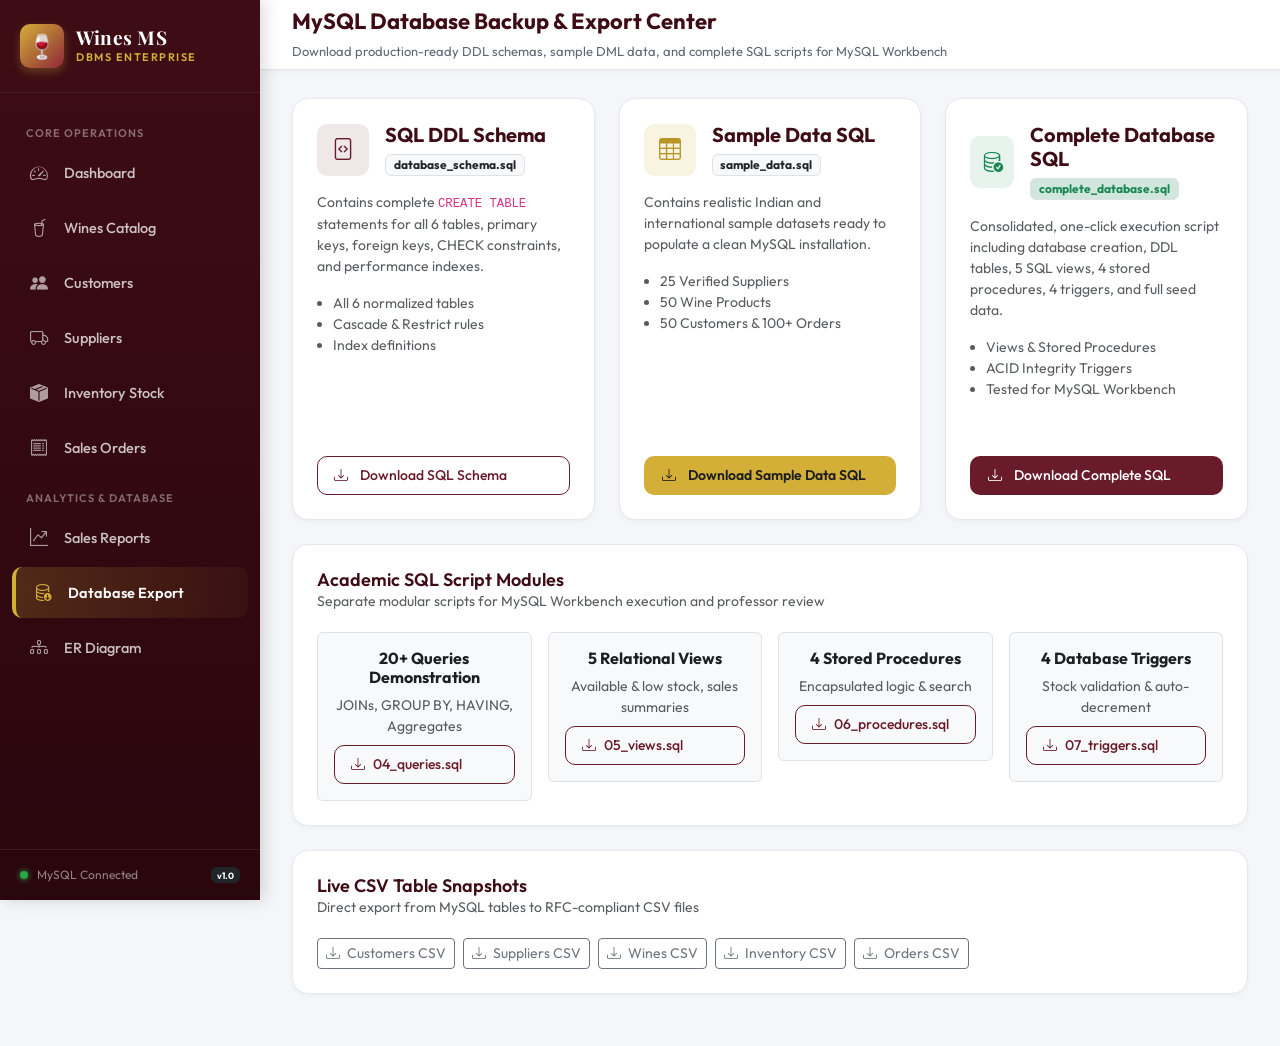
<file: WINES_MANAGEMENT_SYSTEM/frontend/export.html>
<!DOCTYPE html>
<html lang="en">
<head>
    <meta charset="UTF-8">
    <meta name="viewport" content="width=device-width, initial-scale=1.0">
    <title>Database Export - Wines Management System</title>
    <!-- Bootstrap 5 CSS -->
    <link href="https://cdn.jsdelivr.net/npm/bootstrap@5.3.3/dist/css/bootstrap.min.css" rel="stylesheet">
    <!-- Bootstrap Icons -->
    <link href="https://cdn.jsdelivr.net/npm/bootstrap-icons@1.11.3/font/bootstrap-icons.min.css" rel="stylesheet">
    <!-- Custom CSS -->
    <link rel="stylesheet" href="css/style.css">
</head>
<body>

    <!-- Sidebar Navigation -->
    <nav class="sidebar" id="sidebar">
        <a href="index.html" class="sidebar-brand">
            <div class="brand-icon">🍷</div>
            <div>
                <div class="brand-title">Wines MS</div>
                <div class="brand-subtitle">DBMS Enterprise</div>
            </div>
        </a>

        <ul class="sidebar-nav">
            <li class="nav-label">Core Operations</li>
            <li class="nav-item">
                <a href="index.html" class="nav-link">
                    <i class="bi bi-speedometer2"></i> Dashboard
                </a>
            </li>
            <li class="nav-item">
                <a href="wines.html" class="nav-link">
                    <i class="bi bi-cup-straw"></i> Wines Catalog
                </a>
            </li>
            <li class="nav-item">
                <a href="customers.html" class="nav-link">
                    <i class="bi bi-people-fill"></i> Customers
                </a>
            </li>
            <li class="nav-item">
                <a href="suppliers.html" class="nav-link">
                    <i class="bi bi-truck"></i> Suppliers
                </a>
            </li>
            <li class="nav-item">
                <a href="inventory.html" class="nav-link">
                    <i class="bi bi-box-seam-fill"></i> Inventory Stock
                </a>
            </li>
            <li class="nav-item">
                <a href="orders.html" class="nav-link">
                    <i class="bi bi-receipt"></i> Sales Orders
                </a>
            </li>

            <li class="nav-label">Analytics & Database</li>
            <li class="nav-item">
                <a href="reports.html" class="nav-link">
                    <i class="bi bi-graph-up-arrow"></i> Sales Reports
                </a>
            </li>
            <li class="nav-item">
                <a href="export.html" class="nav-link active">
                    <i class="bi bi-database-down"></i> Database Export
                </a>
            </li>
            <li class="nav-item">
                <a href="erd.html" class="nav-link">
                    <i class="bi bi-diagram-3"></i> ER Diagram
                </a>
            </li>
        </ul>

        <div class="sidebar-footer">
            <div>
                <span class="status-indicator"></span>
                <span>MySQL Connected</span>
            </div>
            <span class="badge bg-dark">v1.0</span>
        </div>
    </nav>

    <!-- Main Wrapper -->
    <div class="main-wrapper">
        <header class="top-navbar">
            <div class="d-flex align-items-center gap-3">
                <button class="mobile-nav-toggle" id="mobileNavToggle">
                    <i class="bi bi-list"></i>
                </button>
                <div class="page-title-area">
                    <h1>MySQL Database Backup & Export Center</h1>
                    <p>Download production-ready DDL schemas, sample DML data, and complete SQL scripts for MySQL Workbench</p>
                </div>
            </div>
        </header>

        <main class="content-body">
            <!-- SQL Export Cards -->
            <div class="row g-4 mb-4">
                
                <!-- 1. DDL Schema -->
                <div class="col-lg-4">
                    <div class="card-custom h-100 d-flex flex-column justify-content-between">
                        <div>
                            <div class="d-flex align-items-center gap-3 mb-3">
                                <div class="metric-icon-box icon-wine">
                                    <i class="bi bi-file-code"></i>
                                </div>
                                <div>
                                    <h5 class="fw-bold mb-1" style="color: var(--wine-dark);">SQL DDL Schema</h5>
                                    <span class="badge bg-light text-dark border">database_schema.sql</span>
                                </div>
                            </div>
                            <p class="text-muted small">
                                Contains complete <code>CREATE TABLE</code> statements for all 6 tables, primary keys, foreign keys, CHECK constraints, and performance indexes.
                            </p>
                            <ul class="small text-muted ps-3">
                                <li>All 6 normalized tables</li>
                                <li>Cascade & Restrict rules</li>
                                <li>Index definitions</li>
                            </ul>
                        </div>
                        <a href="/api/export/schema" class="btn btn-outline-wine w-100 mt-3">
                            <i class="bi bi-download me-1"></i> Download SQL Schema
                        </a>
                    </div>
                </div>

                <!-- 2. Sample Data SQL -->
                <div class="col-lg-4">
                    <div class="card-custom h-100 d-flex flex-column justify-content-between">
                        <div>
                            <div class="d-flex align-items-center gap-3 mb-3">
                                <div class="metric-icon-box icon-gold">
                                    <i class="bi bi-table"></i>
                                </div>
                                <div>
                                    <h5 class="fw-bold mb-1" style="color: var(--wine-dark);">Sample Data SQL</h5>
                                    <span class="badge bg-light text-dark border">sample_data.sql</span>
                                </div>
                            </div>
                            <p class="text-muted small">
                                Contains realistic Indian and international sample datasets ready to populate a clean MySQL installation.
                            </p>
                            <ul class="small text-muted ps-3">
                                <li>25 Verified Suppliers</li>
                                <li>50 Wine Products</li>
                                <li>50 Customers & 100+ Orders</li>
                            </ul>
                        </div>
                        <a href="/api/export/sample-data" class="btn btn-gold w-100 mt-3">
                            <i class="bi bi-download me-1"></i> Download Sample Data SQL
                        </a>
                    </div>
                </div>

                <!-- 3. Complete Database SQL -->
                <div class="col-lg-4">
                    <div class="card-custom h-100 d-flex flex-column justify-content-between">
                        <div>
                            <div class="d-flex align-items-center gap-3 mb-3">
                                <div class="metric-icon-box icon-success">
                                    <i class="bi bi-database-check"></i>
                                </div>
                                <div>
                                    <h5 class="fw-bold mb-1" style="color: var(--wine-dark);">Complete Database SQL</h5>
                                    <span class="badge bg-success-subtle text-success border">complete_database.sql</span>
                                </div>
                            </div>
                            <p class="text-muted small">
                                Consolidated, one-click execution script including database creation, DDL tables, 5 SQL views, 4 stored procedures, 4 triggers, and full seed data.
                            </p>
                            <ul class="small text-muted ps-3">
                                <li>Views & Stored Procedures</li>
                                <li>ACID Integrity Triggers</li>
                                <li>Tested for MySQL Workbench</li>
                            </ul>
                        </div>
                        <a href="/api/export/complete" class="btn btn-wine w-100 mt-3">
                            <i class="bi bi-download me-1"></i> Download Complete SQL
                        </a>
                    </div>
                </div>

            </div>

            <!-- Additional SQL Scripts & Queries for Academic Evaluation -->
            <div class="card-custom">
                <div class="card-header-flex">
                    <div>
                        <h3>Academic SQL Script Modules</h3>
                        <p class="text-muted small mb-0">Separate modular scripts for MySQL Workbench execution and professor review</p>
                    </div>
                </div>
                <div class="row g-3">
                    <div class="col-md-3">
                        <div class="p-3 border rounded bg-light text-center">
                            <h6 class="fw-bold">20+ Queries Demonstration</h6>
                            <p class="small text-muted mb-2">JOINs, GROUP BY, HAVING, Aggregates</p>
                            <a href="/api/export/queries" class="btn btn-sm btn-outline-wine w-100">
                                <i class="bi bi-download"></i> 04_queries.sql
                            </a>
                        </div>
                    </div>
                    <div class="col-md-3">
                        <div class="p-3 border rounded bg-light text-center">
                            <h6 class="fw-bold">5 Relational Views</h6>
                            <p class="small text-muted mb-2">Available & low stock, sales summaries</p>
                            <a href="/api/export/views" class="btn btn-sm btn-outline-wine w-100">
                                <i class="bi bi-download"></i> 05_views.sql
                            </a>
                        </div>
                    </div>
                    <div class="col-md-3">
                        <div class="p-3 border rounded bg-light text-center">
                            <h6 class="fw-bold">4 Stored Procedures</h6>
                            <p class="small text-muted mb-2">Encapsulated logic & search</p>
                            <a href="/api/export/procedures" class="btn btn-sm btn-outline-wine w-100">
                                <i class="bi bi-download"></i> 06_procedures.sql
                            </a>
                        </div>
                    </div>
                    <div class="col-md-3">
                        <div class="p-3 border rounded bg-light text-center">
                            <h6 class="fw-bold">4 Database Triggers</h6>
                            <p class="small text-muted mb-2">Stock validation & auto-decrement</p>
                            <a href="/api/export/triggers" class="btn btn-sm btn-outline-wine w-100">
                                <i class="bi bi-download"></i> 07_triggers.sql
                            </a>
                        </div>
                    </div>
                </div>
            </div>

            <!-- CSV Exports Quick Access -->
            <div class="card-custom">
                <div class="card-header-flex">
                    <div>
                        <h3>Live CSV Table Snapshots</h3>
                        <p class="text-muted small mb-0">Direct export from MySQL tables to RFC-compliant CSV files</p>
                    </div>
                </div>
                <div class="d-flex gap-2 flex-wrap">
                    <a href="/api/customers/export/csv" class="btn btn-sm btn-outline-secondary">
                        <i class="bi bi-download me-1"></i> Customers CSV
                    </a>
                    <a href="/api/suppliers/export/csv" class="btn btn-sm btn-outline-secondary">
                        <i class="bi bi-download me-1"></i> Suppliers CSV
                    </a>
                    <a href="/api/wines/export/csv" class="btn btn-sm btn-outline-secondary">
                        <i class="bi bi-download me-1"></i> Wines CSV
                    </a>
                    <a href="/api/inventory/export/csv" class="btn btn-sm btn-outline-secondary">
                        <i class="bi bi-download me-1"></i> Inventory CSV
                    </a>
                    <a href="/api/orders/export/csv" class="btn btn-sm btn-outline-secondary">
                        <i class="bi bi-download me-1"></i> Orders CSV
                    </a>
                </div>
            </div>

        </main>
    </div>

    <!-- Bootstrap 5 Bundle JS -->
    <script src="https://cdn.jsdelivr.net/npm/bootstrap@5.3.3/dist/js/bootstrap.bundle.min.js"></script>
    <script src="js/app.js"></script>
</body>
</html>
</file>
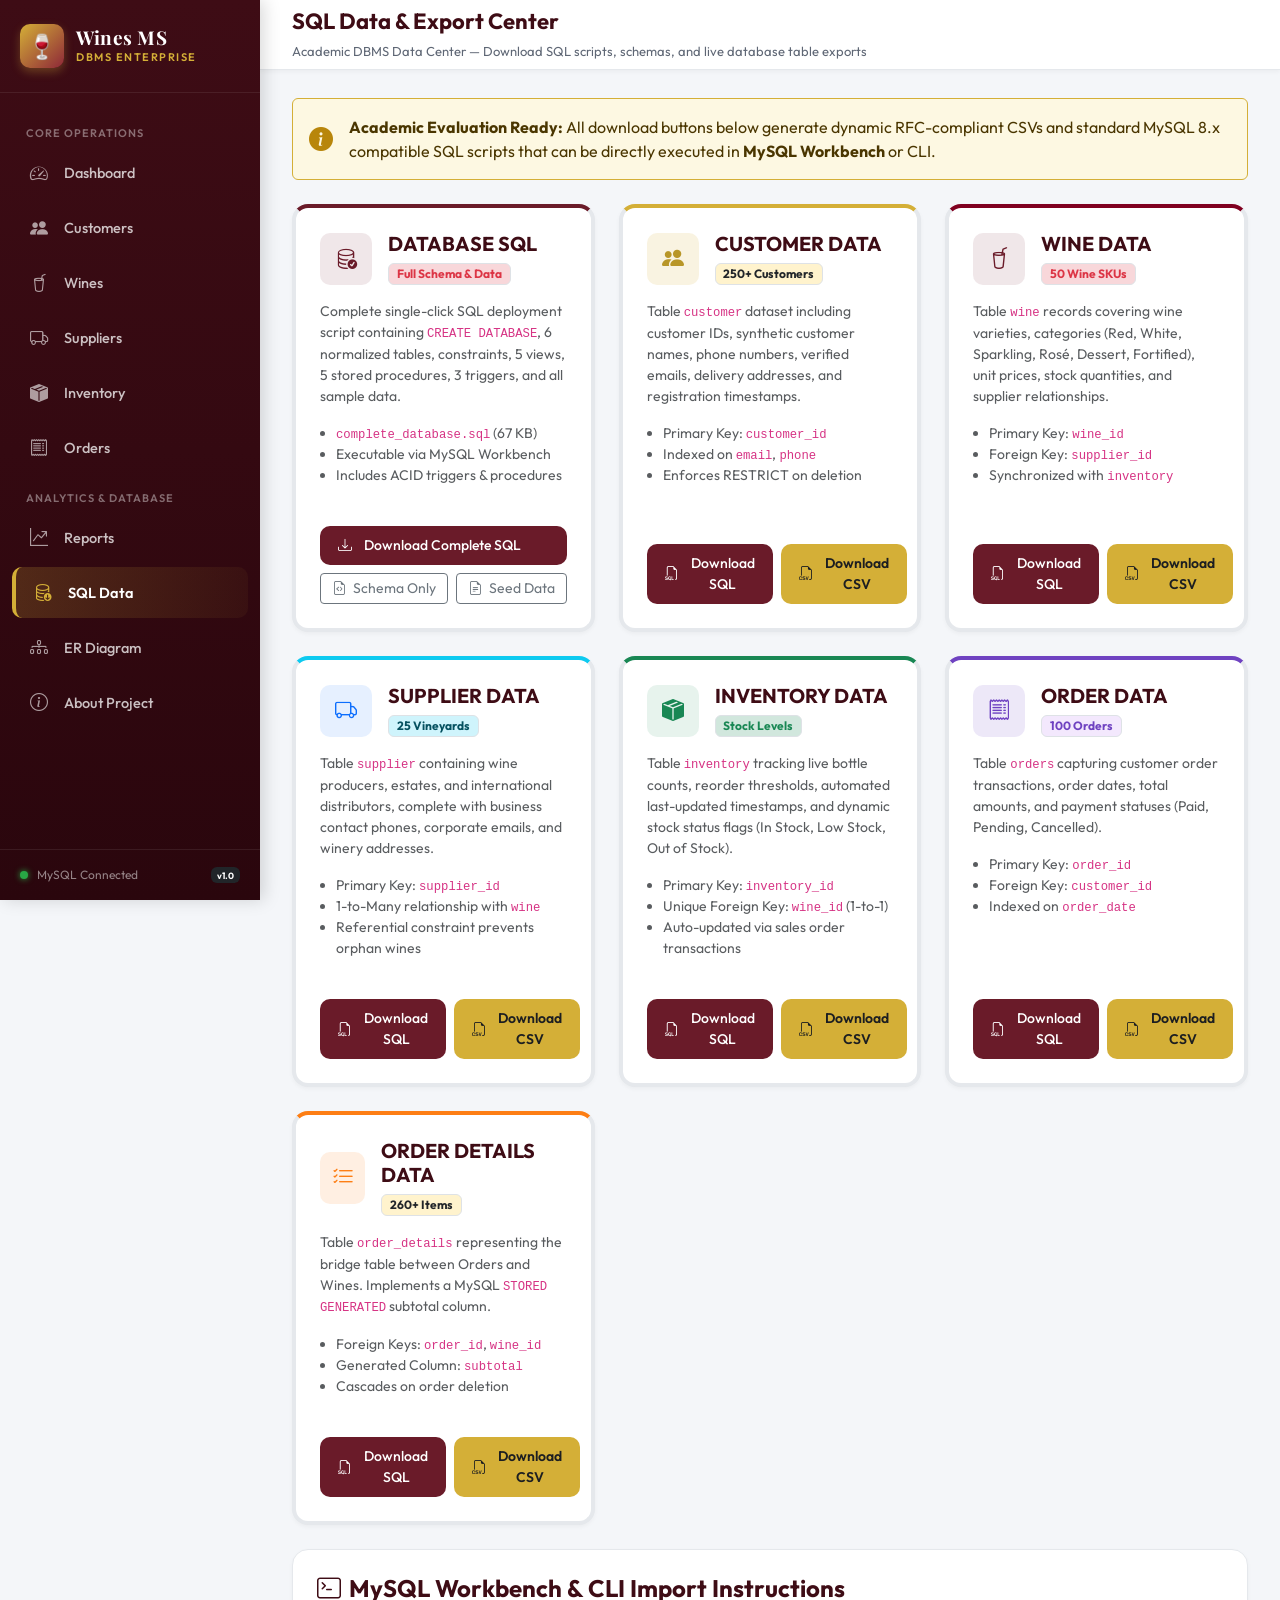
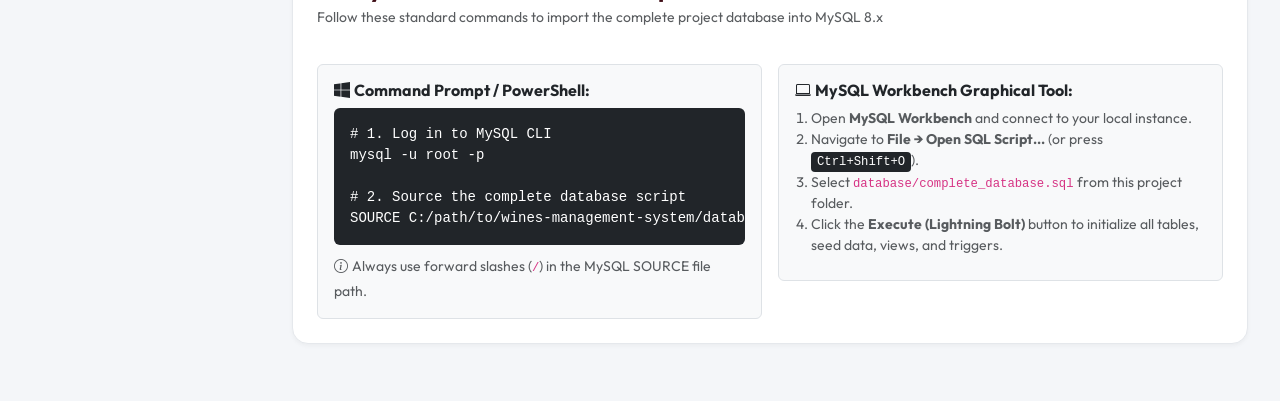
<file: WINES_MANAGEMENT_SYSTEM/frontend/sql-data.html>
<!DOCTYPE html>
<html lang="en">
<head>
    <meta charset="UTF-8">
    <meta name="viewport" content="width=device-width, initial-scale=1.0">
    <title>SQL Data & Database Exports - Wines Management System</title>
    <!-- Bootstrap 5 CSS -->
    <link href="https://cdn.jsdelivr.net/npm/bootstrap@5.3.3/dist/css/bootstrap.min.css" rel="stylesheet">
    <!-- Bootstrap Icons -->
    <link href="https://cdn.jsdelivr.net/npm/bootstrap-icons@1.11.3/font/bootstrap-icons.min.css" rel="stylesheet">
    <!-- Custom CSS -->
    <link rel="stylesheet" href="css/style.css">
</head>
<body>

    <!-- Sidebar Navigation -->
    <nav class="sidebar" id="sidebar">
        <a href="index.html" class="sidebar-brand">
            <div class="brand-icon">🍷</div>
            <div>
                <div class="brand-title">Wines MS</div>
                <div class="brand-subtitle">DBMS Enterprise</div>
            </div>
        </a>

        <ul class="sidebar-nav">
            <li class="nav-label">Core Operations</li>
            <li class="nav-item">
                <a href="index.html" class="nav-link">
                    <i class="bi bi-speedometer2"></i> Dashboard
                </a>
            </li>
            <li class="nav-item">
                <a href="customers.html" class="nav-link">
                    <i class="bi bi-people-fill"></i> Customers
                </a>
            </li>
            <li class="nav-item">
                <a href="wines.html" class="nav-link">
                    <i class="bi bi-cup-straw"></i> Wines
                </a>
            </li>
            <li class="nav-item">
                <a href="suppliers.html" class="nav-link">
                    <i class="bi bi-truck"></i> Suppliers
                </a>
            </li>
            <li class="nav-item">
                <a href="inventory.html" class="nav-link">
                    <i class="bi bi-box-seam-fill"></i> Inventory
                </a>
            </li>
            <li class="nav-item">
                <a href="orders.html" class="nav-link">
                    <i class="bi bi-receipt"></i> Orders
                </a>
            </li>

            <li class="nav-label">Analytics & Database</li>
            <li class="nav-item">
                <a href="reports.html" class="nav-link">
                    <i class="bi bi-graph-up-arrow"></i> Reports
                </a>
            </li>
            <li class="nav-item">
                <a href="sql-data.html" class="nav-link active">
                    <i class="bi bi-database-down"></i> SQL Data
                </a>
            </li>
            <li class="nav-item">
                <a href="er-diagram.html" class="nav-link">
                    <i class="bi bi-diagram-3"></i> ER Diagram
                </a>
            </li>
            <li class="nav-item">
                <a href="index.html#aboutProject" class="nav-link">
                    <i class="bi bi-info-circle"></i> About Project
                </a>
            </li>
        </ul>

        <div class="sidebar-footer">
            <div>
                <span class="status-indicator"></span>
                <span id="dbConnectionStatus">MySQL Connected</span>
            </div>
            <span class="badge bg-dark">v1.0</span>
        </div>
    </nav>

    <!-- Main Wrapper -->
    <div class="main-wrapper">
        <header class="top-navbar">
            <div class="d-flex align-items-center gap-3">
                <button class="mobile-nav-toggle" id="mobileNavToggle">
                    <i class="bi bi-list"></i>
                </button>
                <div class="page-title-area">
                    <h1>SQL Data & Export Center</h1>
                    <p>Academic DBMS Data Center — Download SQL scripts, schemas, and live database table exports</p>
                </div>
            </div>
        </header>

        <main class="content-body">
            
            <!-- Notice Banner -->
            <div class="alert alert-info d-flex align-items-center gap-3 mb-4" role="alert" style="background-color: #fdf8e2; border-color: #d4af37; color: #4a3600;">
                <i class="bi bi-info-circle-fill fs-4" style="color: #b8860b;"></i>
                <div>
                    <strong>Academic Evaluation Ready:</strong> All download buttons below generate dynamic RFC-compliant CSVs and standard MySQL 8.x compatible SQL scripts that can be directly executed in <strong>MySQL Workbench</strong> or CLI.
                </div>
            </div>

            <!-- 7 Required Data Cards -->
            <div class="row g-4 mb-4">
                
                <!-- CARD 1: DATABASE SQL -->
                <div class="col-lg-6 col-xl-4">
                    <div class="card-custom h-100 d-flex flex-column justify-content-between border-top border-4" style="border-top-color: var(--wine-primary) !important;">
                        <div>
                            <div class="d-flex align-items-center gap-3 mb-3">
                                <div class="metric-icon-box icon-wine">
                                    <i class="bi bi-database-check"></i>
                                </div>
                                <div>
                                    <h5 class="fw-bold mb-1" style="color: var(--wine-dark);">DATABASE SQL</h5>
                                    <span class="badge bg-danger-subtle text-danger border">Full Schema & Data</span>
                                </div>
                            </div>
                            <p class="text-muted small">
                                Complete single-click SQL deployment script containing <code>CREATE DATABASE</code>, 6 normalized tables, constraints, 5 views, 5 stored procedures, 3 triggers, and all sample data.
                            </p>
                            <ul class="small text-muted ps-3 mb-3">
                                <li><code>complete_database.sql</code> (67 KB)</li>
                                <li>Executable via MySQL Workbench</li>
                                <li>Includes ACID triggers & procedures</li>
                            </ul>
                        </div>
                        <div class="d-grid gap-2">
                            <a href="/api/sql/complete" class="btn btn-wine btn-sm">
                                <i class="bi bi-download me-1"></i> Download Complete SQL
                            </a>
                            <div class="d-flex gap-2">
                                <a href="/api/sql/schema" class="btn btn-outline-secondary btn-sm flex-fill">
                                    <i class="bi bi-file-earmark-code me-1"></i> Schema Only
                                </a>
                                <a href="/api/sql/sample-data" class="btn btn-outline-secondary btn-sm flex-fill">
                                    <i class="bi bi-file-earmark-text me-1"></i> Seed Data
                                </a>
                            </div>
                        </div>
                    </div>
                </div>

                <!-- CARD 2: CUSTOMER DATA -->
                <div class="col-lg-6 col-xl-4">
                    <div class="card-custom h-100 d-flex flex-column justify-content-between border-top border-4" style="border-top-color: #d4af37 !important;">
                        <div>
                            <div class="d-flex align-items-center gap-3 mb-3">
                                <div class="metric-icon-box icon-gold">
                                    <i class="bi bi-people-fill"></i>
                                </div>
                                <div>
                                    <h5 class="fw-bold mb-1" style="color: var(--wine-dark);">CUSTOMER DATA</h5>
                                    <span class="badge bg-warning-subtle text-dark border">250+ Customers</span>
                                </div>
                            </div>
                            <p class="text-muted small">
                                Table <code>customer</code> dataset including customer IDs, synthetic customer names, phone numbers, verified emails, delivery addresses, and registration timestamps.
                            </p>
                            <ul class="small text-muted ps-3 mb-3">
                                <li>Primary Key: <code>customer_id</code></li>
                                <li>Indexed on <code>email</code>, <code>phone</code></li>
                                <li>Enforces RESTRICT on deletion</li>
                            </ul>
                        </div>
                        <div class="d-flex gap-2">
                            <a href="/api/sql/customers" class="btn btn-wine btn-sm flex-fill">
                                <i class="bi bi-filetype-sql me-1"></i> Download SQL
                            </a>
                            <a href="/api/customers/export/csv" class="btn btn-gold btn-sm flex-fill">
                                <i class="bi bi-filetype-csv me-1"></i> Download CSV
                            </a>
                        </div>
                    </div>
                </div>

                <!-- CARD 3: WINE DATA -->
                <div class="col-lg-6 col-xl-4">
                    <div class="card-custom h-100 d-flex flex-column justify-content-between border-top border-4" style="border-top-color: #800020 !important;">
                        <div>
                            <div class="d-flex align-items-center gap-3 mb-3">
                                <div class="metric-icon-box icon-wine">
                                    <i class="bi bi-cup-straw"></i>
                                </div>
                                <div>
                                    <h5 class="fw-bold mb-1" style="color: var(--wine-dark);">WINE DATA</h5>
                                    <span class="badge bg-danger-subtle text-danger border">50 Wine SKUs</span>
                                </div>
                            </div>
                            <p class="text-muted small">
                                Table <code>wine</code> records covering wine varieties, categories (Red, White, Sparkling, Rosé, Dessert, Fortified), unit prices, stock quantities, and supplier relationships.
                            </p>
                            <ul class="small text-muted ps-3 mb-3">
                                <li>Primary Key: <code>wine_id</code></li>
                                <li>Foreign Key: <code>supplier_id</code></li>
                                <li>Synchronized with <code>inventory</code></li>
                            </ul>
                        </div>
                        <div class="d-flex gap-2">
                            <a href="/api/sql/wines" class="btn btn-wine btn-sm flex-fill">
                                <i class="bi bi-filetype-sql me-1"></i> Download SQL
                            </a>
                            <a href="/api/wines/export/csv" class="btn btn-gold btn-sm flex-fill">
                                <i class="bi bi-filetype-csv me-1"></i> Download CSV
                            </a>
                        </div>
                    </div>
                </div>

                <!-- CARD 4: SUPPLIER DATA -->
                <div class="col-lg-6 col-xl-4">
                    <div class="card-custom h-100 d-flex flex-column justify-content-between border-top border-4" style="border-top-color: #0dcaf0 !important;">
                        <div>
                            <div class="d-flex align-items-center gap-3 mb-3">
                                <div class="metric-icon-box icon-info">
                                    <i class="bi bi-truck"></i>
                                </div>
                                <div>
                                    <h5 class="fw-bold mb-1" style="color: var(--wine-dark);">SUPPLIER DATA</h5>
                                    <span class="badge bg-info-subtle text-info-emphasis border">25 Vineyards</span>
                                </div>
                            </div>
                            <p class="text-muted small">
                                Table <code>supplier</code> containing wine producers, estates, and international distributors, complete with business contact phones, corporate emails, and winery addresses.
                            </p>
                            <ul class="small text-muted ps-3 mb-3">
                                <li>Primary Key: <code>supplier_id</code></li>
                                <li>1-to-Many relationship with <code>wine</code></li>
                                <li>Referential constraint prevents orphan wines</li>
                            </ul>
                        </div>
                        <div class="d-flex gap-2">
                            <a href="/api/sql/suppliers" class="btn btn-wine btn-sm flex-fill">
                                <i class="bi bi-filetype-sql me-1"></i> Download SQL
                            </a>
                            <a href="/api/suppliers/export/csv" class="btn btn-gold btn-sm flex-fill">
                                <i class="bi bi-filetype-csv me-1"></i> Download CSV
                            </a>
                        </div>
                    </div>
                </div>

                <!-- CARD 5: INVENTORY DATA -->
                <div class="col-lg-6 col-xl-4">
                    <div class="card-custom h-100 d-flex flex-column justify-content-between border-top border-4" style="border-top-color: #198754 !important;">
                        <div>
                            <div class="d-flex align-items-center gap-3 mb-3">
                                <div class="metric-icon-box icon-success">
                                    <i class="bi bi-box-seam-fill"></i>
                                </div>
                                <div>
                                    <h5 class="fw-bold mb-1" style="color: var(--wine-dark);">INVENTORY DATA</h5>
                                    <span class="badge bg-success-subtle text-success border">Stock Levels</span>
                                </div>
                            </div>
                            <p class="text-muted small">
                                Table <code>inventory</code> tracking live bottle counts, reorder thresholds, automated last-updated timestamps, and dynamic stock status flags (In Stock, Low Stock, Out of Stock).
                            </p>
                            <ul class="small text-muted ps-3 mb-3">
                                <li>Primary Key: <code>inventory_id</code></li>
                                <li>Unique Foreign Key: <code>wine_id</code> (1-to-1)</li>
                                <li>Auto-updated via sales order transactions</li>
                            </ul>
                        </div>
                        <div class="d-flex gap-2">
                            <a href="/api/sql/inventory" class="btn btn-wine btn-sm flex-fill">
                                <i class="bi bi-filetype-sql me-1"></i> Download SQL
                            </a>
                            <a href="/api/inventory/export/csv" class="btn btn-gold btn-sm flex-fill">
                                <i class="bi bi-filetype-csv me-1"></i> Download CSV
                            </a>
                        </div>
                    </div>
                </div>

                <!-- CARD 6: ORDER DATA -->
                <div class="col-lg-6 col-xl-4">
                    <div class="card-custom h-100 d-flex flex-column justify-content-between border-top border-4" style="border-top-color: #6f42c1 !important;">
                        <div>
                            <div class="d-flex align-items-center gap-3 mb-3">
                                <div class="metric-icon-box" style="background: rgba(111, 66, 193, 0.12); color: #6f42c1;">
                                    <i class="bi bi-receipt"></i>
                                </div>
                                <div>
                                    <h5 class="fw-bold mb-1" style="color: var(--wine-dark);">ORDER DATA</h5>
                                    <span class="badge bg-purple-subtle text-purple border" style="background-color: #f3e8fd; color: #6f42c1;">100 Orders</span>
                                </div>
                            </div>
                            <p class="text-muted small">
                                Table <code>orders</code> capturing customer order transactions, order dates, total amounts, and payment statuses (Paid, Pending, Cancelled).
                            </p>
                            <ul class="small text-muted ps-3 mb-3">
                                <li>Primary Key: <code>order_id</code></li>
                                <li>Foreign Key: <code>customer_id</code></li>
                                <li>Indexed on <code>order_date</code></li>
                            </ul>
                        </div>
                        <div class="d-flex gap-2">
                            <a href="/api/sql/orders" class="btn btn-wine btn-sm flex-fill">
                                <i class="bi bi-filetype-sql me-1"></i> Download SQL
                            </a>
                            <a href="/api/orders/export/csv" class="btn btn-gold btn-sm flex-fill">
                                <i class="bi bi-filetype-csv me-1"></i> Download CSV
                            </a>
                        </div>
                    </div>
                </div>

                <!-- CARD 7: ORDER DETAILS DATA -->
                <div class="col-lg-6 col-xl-4">
                    <div class="card-custom h-100 d-flex flex-column justify-content-between border-top border-4" style="border-top-color: #fd7e14 !important;">
                        <div>
                            <div class="d-flex align-items-center gap-3 mb-3">
                                <div class="metric-icon-box" style="background: rgba(253, 126, 20, 0.12); color: #fd7e14;">
                                    <i class="bi bi-list-check"></i>
                                </div>
                                <div>
                                    <h5 class="fw-bold mb-1" style="color: var(--wine-dark);">ORDER DETAILS DATA</h5>
                                    <span class="badge bg-warning-subtle text-dark border">260+ Items</span>
                                </div>
                            </div>
                            <p class="text-muted small">
                                Table <code>order_details</code> representing the bridge table between Orders and Wines. Implements a MySQL <code>STORED GENERATED</code> subtotal column.
                            </p>
                            <ul class="small text-muted ps-3 mb-3">
                                <li>Foreign Keys: <code>order_id</code>, <code>wine_id</code></li>
                                <li>Generated Column: <code>subtotal</code></li>
                                <li>Cascades on order deletion</li>
                            </ul>
                        </div>
                        <div class="d-flex gap-2">
                            <a href="/api/sql/order-details" class="btn btn-wine btn-sm flex-fill">
                                <i class="bi bi-filetype-sql me-1"></i> Download SQL
                            </a>
                            <a href="/api/order-details/export" class="btn btn-gold btn-sm flex-fill">
                                <i class="bi bi-filetype-csv me-1"></i> Download CSV
                            </a>
                        </div>
                    </div>
                </div>

            </div>

            <!-- MySQL Instructions Section -->
            <div class="card-custom">
                <div class="card-header-flex">
                    <div>
                        <h4 class="fw-bold mb-1" style="color: var(--wine-dark);"><i class="bi bi-terminal me-2"></i>MySQL Workbench & CLI Import Instructions</h4>
                        <p class="text-muted small mb-0">Follow these standard commands to import the complete project database into MySQL 8.x</p>
                    </div>
                </div>
                <div class="row g-3 mt-1">
                    <div class="col-lg-6">
                        <div class="p-3 bg-light rounded border">
                            <h6 class="fw-bold text-dark mb-2"><i class="bi bi-windows me-1"></i>Command Prompt / PowerShell:</h6>
                            <pre class="bg-dark text-white p-3 rounded small mb-2" style="font-family: Consolas, monospace;"><code># 1. Log in to MySQL CLI
mysql -u root -p

# 2. Source the complete database script
SOURCE C:/path/to/wines-management-system/database/complete_database.sql;</code></pre>
                            <small class="text-muted"><i class="bi bi-info-circle me-1"></i>Always use forward slashes (<code>/</code>) in the MySQL SOURCE file path.</small>
                        </div>
                    </div>
                    <div class="col-lg-6">
                        <div class="p-3 bg-light rounded border">
                            <h6 class="fw-bold text-dark mb-2"><i class="bi bi-laptop me-1"></i>MySQL Workbench Graphical Tool:</h6>
                            <ol class="small text-muted ps-3 mb-2">
                                <li>Open <strong>MySQL Workbench</strong> and connect to your local instance.</li>
                                <li>Navigate to <strong>File &rarr; Open SQL Script...</strong> (or press <kbd>Ctrl+Shift+O</kbd>).</li>
                                <li>Select <code>database/complete_database.sql</code> from this project folder.</li>
                                <li>Click the <strong>Execute (Lightning Bolt)</strong> button to initialize all tables, seed data, views, and triggers.</li>
                            </ol>
                        </div>
                    </div>
                </div>
            </div>

        </main>
    </div>

    <!-- Bootstrap 5 Bundle JS -->
    <script src="https://cdn.jsdelivr.net/npm/bootstrap@5.3.3/dist/js/bootstrap.bundle.min.js"></script>
    <script src="js/app.js"></script>
</body>
</html>
</file>
<file: WINES_MANAGEMENT_SYSTEM/frontend/css/style.css>
/* =====================================================================
   WINES MANAGEMENT SYSTEM - MODERN ACADEMIC DESIGN SYSTEM
   Theme: Premium Wine / Burgundy / Gold & Clean Card Layout
   ===================================================================== */

@import url('https://fonts.googleapis.com/css2?family=Outfit:wght@300;400;500;600;700&family=Playfair+Display:ital,wght@0,600;0,700;1,400&display=swap');

:root {
    --wine-primary: #6A1B29;
    --wine-dark: #3E0C15;
    --wine-deep: #2A060D;
    --wine-light: #8E2838;
    --wine-subtle: #FDF2F4;
    --gold-accent: #D4AF37;
    --gold-hover: #B89628;
    --gold-subtle: #FFF9E6;
    
    --bg-main: #F4F6F9;
    --bg-card: #FFFFFF;
    --text-primary: #1C1E21;
    --text-secondary: #5F6775;
    --border-color: #E5E8EC;
    
    --success: #198754;
    --warning: #FD7E14;
    --danger: #DC3545;
    --info: #0D6EFD;
    
    --sidebar-width: 260px;
    --header-height: 70px;
    --shadow-sm: 0 2px 4px rgba(0, 0, 0, 0.04);
    --shadow-md: 0 4px 12px rgba(62, 12, 21, 0.08);
    --shadow-lg: 0 8px 24px rgba(62, 12, 21, 0.12);
    --radius-sm: 6px;
    --radius-md: 10px;
    --radius-lg: 16px;
    --transition: all 0.25s cubic-bezier(0.4, 0, 0.2, 1);
}

* {
    box-sizing: border-box;
    margin: 0;
    padding: 0;
}

body {
    font-family: 'Outfit', -apple-system, BlinkMacSystemFont, "Segoe UI", Roboto, sans-serif;
    background-color: var(--bg-main);
    color: var(--text-primary);
    min-height: 100vh;
    display: flex;
    overflow-x: hidden;
}

/* =====================================================================
   SIDEBAR NAVIGATION
   ===================================================================== */
.sidebar {
    width: var(--sidebar-width);
    background: linear-gradient(180deg, var(--wine-dark) 0%, var(--wine-deep) 100%);
    color: #FFFFFF;
    position: fixed;
    top: 0;
    bottom: 0;
    left: 0;
    z-index: 1000;
    display: flex;
    flex-direction: column;
    box-shadow: 4px 0 16px rgba(0, 0, 0, 0.15);
    transition: var(--transition);
}

.sidebar-brand {
    padding: 24px 20px;
    display: flex;
    align-items: center;
    gap: 12px;
    border-bottom: 1px solid rgba(255, 255, 255, 0.08);
    text-decoration: none;
    color: #FFFFFF;
}

.brand-icon {
    width: 44px;
    height: 44px;
    background: linear-gradient(135deg, var(--gold-accent), #8E2838);
    border-radius: var(--radius-md);
    display: flex;
    align-items: center;
    justify-content: center;
    font-size: 24px;
    box-shadow: 0 4px 10px rgba(212, 175, 55, 0.3);
}

.brand-title {
    font-family: 'Playfair Display', serif;
    font-size: 19px;
    font-weight: 700;
    letter-spacing: 0.5px;
    line-height: 1.2;
}

.brand-subtitle {
    font-size: 11px;
    color: var(--gold-accent);
    text-transform: uppercase;
    letter-spacing: 1.5px;
    font-weight: 600;
}

.sidebar-nav {
    flex: 1;
    padding: 20px 12px;
    overflow-y: auto;
    list-style: none;
}

.nav-label {
    font-size: 11px;
    text-transform: uppercase;
    color: rgba(255, 255, 255, 0.4);
    letter-spacing: 1px;
    padding: 12px 14px 6px;
    font-weight: 600;
}

.nav-item {
    margin-bottom: 4px;
}

.nav-link {
    display: flex;
    align-items: center;
    gap: 14px;
    padding: 12px 16px;
    color: rgba(255, 255, 255, 0.75);
    text-decoration: none;
    border-radius: var(--radius-md);
    font-weight: 500;
    font-size: 14.5px;
    transition: var(--transition);
}

.nav-link i {
    font-size: 18px;
    width: 22px;
    text-align: center;
    color: rgba(255, 255, 255, 0.6);
    transition: var(--transition);
}

.nav-link:hover {
    color: #FFFFFF;
    background: rgba(255, 255, 255, 0.08);
    transform: translateX(4px);
}

.nav-link:hover i {
    color: var(--gold-accent);
}

.nav-link.active {
    background: linear-gradient(90deg, rgba(212, 175, 55, 0.2) 0%, rgba(212, 175, 55, 0.05) 100%);
    color: #FFFFFF;
    border-left: 4px solid var(--gold-accent);
    font-weight: 600;
}

.nav-link.active i {
    color: var(--gold-accent);
}

.sidebar-footer {
    padding: 16px 20px;
    border-top: 1px solid rgba(255, 255, 255, 0.08);
    font-size: 12px;
    color: rgba(255, 255, 255, 0.5);
    display: flex;
    align-items: center;
    justify-content: space-between;
}

.status-indicator {
    display: inline-block;
    width: 8px;
    height: 8px;
    background-color: #28a745;
    border-radius: 50%;
    margin-right: 6px;
    box-shadow: 0 0 6px #28a745;
}

/* =====================================================================
   MAIN CONTENT AREA
   ===================================================================== */
.main-wrapper {
    margin-left: var(--sidebar-width);
    flex: 1;
    min-height: 100vh;
    display: flex;
    flex-direction: column;
}

.top-navbar {
    height: var(--header-height);
    background: var(--bg-card);
    border-bottom: 1px solid var(--border-color);
    padding: 0 32px;
    display: flex;
    align-items: center;
    justify-content: space-between;
    position: sticky;
    top: 0;
    z-index: 900;
    box-shadow: var(--shadow-sm);
}

.page-title-area h1 {
    font-size: 22px;
    font-weight: 700;
    color: var(--wine-dark);
}

.page-title-area p {
    font-size: 13px;
    color: var(--text-secondary);
    margin: 0;
}

.top-actions {
    display: flex;
    align-items: center;
    gap: 12px;
}

.content-body {
    padding: 28px 32px;
    flex: 1;
}

/* =====================================================================
   CARDS & CONTAINERS
   ===================================================================== */
.card-custom {
    background: var(--bg-card);
    border-radius: var(--radius-lg);
    border: 1px solid var(--border-color);
    box-shadow: var(--shadow-sm);
    padding: 24px;
    margin-bottom: 24px;
    transition: var(--transition);
}

.card-custom:hover {
    box-shadow: var(--shadow-md);
}

.card-header-flex {
    display: flex;
    align-items: center;
    justify-content: space-between;
    margin-bottom: 20px;
    flex-wrap: wrap;
    gap: 12px;
}

.card-header-flex h2,
.card-header-flex h3 {
    font-size: 18px;
    font-weight: 600;
    color: var(--wine-dark);
    margin: 0;
}

/* =====================================================================
   DASHBOARD STAT METRIC CARDS
   ===================================================================== */
.metric-card {
    background: var(--bg-card);
    border-radius: var(--radius-lg);
    border: 1px solid var(--border-color);
    padding: 20px 24px;
    display: flex;
    align-items: center;
    gap: 18px;
    transition: var(--transition);
    position: relative;
    overflow: hidden;
}

.metric-card:hover {
    transform: translateY(-3px);
    box-shadow: var(--shadow-md);
    border-color: rgba(106, 27, 41, 0.2);
}

.metric-card::after {
    content: '';
    position: absolute;
    top: 0;
    left: 0;
    width: 4px;
    height: 100%;
    background: var(--wine-primary);
}

.metric-card.accent-gold::after { background: var(--gold-accent); }
.metric-card.accent-danger::after { background: var(--danger); }
.metric-card.accent-success::after { background: var(--success); }
.metric-card.accent-info::after { background: var(--info); }

.metric-icon-box {
    width: 52px;
    height: 52px;
    border-radius: var(--radius-md);
    display: flex;
    align-items: center;
    justify-content: center;
    font-size: 22px;
}

.icon-wine { background: rgba(106, 27, 41, 0.1); color: var(--wine-primary); }
.icon-gold { background: rgba(212, 175, 55, 0.15); color: #B89628; }
.icon-danger { background: rgba(220, 53, 69, 0.1); color: var(--danger); }
.icon-success { background: rgba(25, 135, 84, 0.1); color: var(--success); }
.icon-info { background: rgba(13, 110, 253, 0.1); color: var(--info); }

.metric-content {
    flex: 1;
}

.metric-label {
    font-size: 13px;
    font-weight: 500;
    color: var(--text-secondary);
    text-transform: uppercase;
    letter-spacing: 0.5px;
    margin-bottom: 4px;
}

.metric-value {
    font-size: 26px;
    font-weight: 700;
    color: var(--wine-dark);
    line-height: 1.1;
}

/* =====================================================================
   BUTTONS
   ===================================================================== */
.btn-wine {
    background: var(--wine-primary);
    color: #FFFFFF;
    border: none;
    border-radius: var(--radius-md);
    padding: 9px 18px;
    font-weight: 500;
    font-size: 14px;
    display: inline-flex;
    align-items: center;
    gap: 8px;
    transition: var(--transition);
    cursor: pointer;
    text-decoration: none;
}

.btn-wine:hover {
    background: var(--wine-dark);
    color: #FFFFFF;
    box-shadow: 0 4px 12px rgba(62, 12, 21, 0.25);
}

.btn-gold {
    background: var(--gold-accent);
    color: #1C1E21;
    border: none;
    border-radius: var(--radius-md);
    padding: 9px 18px;
    font-weight: 600;
    font-size: 14px;
    display: inline-flex;
    align-items: center;
    gap: 8px;
    transition: var(--transition);
    cursor: pointer;
    text-decoration: none;
}

.btn-gold:hover {
    background: var(--gold-hover);
    color: #FFFFFF;
    box-shadow: 0 4px 12px rgba(212, 175, 55, 0.35);
}

.btn-outline-wine {
    background: transparent;
    color: var(--wine-primary);
    border: 1px solid var(--wine-primary);
    border-radius: var(--radius-md);
    padding: 8px 16px;
    font-weight: 500;
    font-size: 14px;
    display: inline-flex;
    align-items: center;
    gap: 8px;
    transition: var(--transition);
    cursor: pointer;
    text-decoration: none;
}

.btn-outline-wine:hover {
    background: var(--wine-subtle);
    color: var(--wine-dark);
    border-color: var(--wine-dark);
}

.btn-sm-action {
    padding: 5px 10px;
    font-size: 12.5px;
    border-radius: var(--radius-sm);
}

/* =====================================================================
   SEARCH & FILTERS
   ===================================================================== */
.toolbar-flex {
    display: flex;
    align-items: center;
    justify-content: space-between;
    gap: 16px;
    margin-bottom: 20px;
    flex-wrap: wrap;
}

.search-box-wrapper {
    position: relative;
    min-width: 280px;
    flex: 1;
    max-width: 400px;
}

.search-box-wrapper i {
    position: absolute;
    left: 14px;
    top: 50%;
    transform: translateY(-50%);
    color: var(--text-secondary);
}

.search-input {
    width: 100%;
    padding: 10px 14px 10px 40px;
    border: 1px solid var(--border-color);
    border-radius: var(--radius-md);
    background: #FFFFFF;
    font-size: 14px;
    outline: none;
    transition: var(--transition);
}

.search-input:focus {
    border-color: var(--wine-primary);
    box-shadow: 0 0 0 3px rgba(106, 27, 41, 0.1);
}

.select-filter {
    padding: 10px 14px;
    border: 1px solid var(--border-color);
    border-radius: var(--radius-md);
    background: #FFFFFF;
    font-size: 14px;
    outline: none;
    cursor: pointer;
    min-width: 160px;
}

.select-filter:focus {
    border-color: var(--wine-primary);
}

/* =====================================================================
   TABLES
   ===================================================================== */
.table-responsive {
    overflow-x: auto;
    border-radius: var(--radius-md);
}

.table-custom {
    width: 100%;
    border-collapse: separate;
    border-spacing: 0;
    font-size: 14px;
}

.table-custom th {
    background: #F8F9FA;
    color: var(--wine-dark);
    font-weight: 600;
    text-align: left;
    padding: 14px 16px;
    border-bottom: 2px solid var(--border-color);
    white-space: nowrap;
}

.table-custom td {
    padding: 14px 16px;
    border-bottom: 1px solid var(--border-color);
    color: var(--text-primary);
    vertical-align: middle;
}

.table-custom tbody tr {
    transition: var(--transition);
}

.table-custom tbody tr:hover {
    background-color: rgba(106, 27, 41, 0.02);
}

.badge-status {
    padding: 4px 10px;
    border-radius: 20px;
    font-size: 11.5px;
    font-weight: 600;
    text-transform: uppercase;
    letter-spacing: 0.5px;
    display: inline-block;
}

.badge-available {
    background-color: #E8F5E9;
    color: #2E7D32;
    border: 1px solid #C8E6C9;
}

.badge-low-stock {
    background-color: #FFEBEE;
    color: #C62828;
    border: 1px solid #FFCDD2;
    animation: pulseAlert 2s infinite;
}

@keyframes pulseAlert {
    0% { transform: scale(1); }
    50% { transform: scale(1.04); }
    100% { transform: scale(1); }
}

.badge-paid {
    background-color: #E8F5E9;
    color: #2E7D32;
    border: 1px solid #C8E6C9;
}

.badge-pending {
    background-color: #FFF8E1;
    color: #F57F17;
    border: 1px solid #FFE082;
}

/* =====================================================================
   MODAL STYLES
   ===================================================================== */
.modal-header-wine {
    background: linear-gradient(135deg, var(--wine-dark), var(--wine-primary));
    color: #FFFFFF;
    border-top-left-radius: calc(var(--radius-lg) - 1px);
    border-top-right-radius: calc(var(--radius-lg) - 1px);
    padding: 18px 24px;
}

.modal-header-wine .btn-close {
    filter: invert(1) grayscale(100%) brightness(200%);
}

.modal-content {
    border-radius: var(--radius-lg);
    border: none;
    box-shadow: var(--shadow-lg);
}

/* =====================================================================
   TOAST NOTIFICATIONS
   ===================================================================== */
.toast-container {
    position: fixed;
    bottom: 24px;
    right: 24px;
    z-index: 2000;
}

.custom-toast {
    min-width: 300px;
    padding: 14px 18px;
    border-radius: var(--radius-md);
    box-shadow: var(--shadow-lg);
    color: #FFFFFF;
    display: flex;
    align-items: center;
    gap: 12px;
    margin-top: 10px;
    animation: slideIn 0.3s ease;
}

.toast-success { background: var(--wine-primary); border-left: 5px solid var(--gold-accent); }
.toast-error { background: #A71D2A; border-left: 5px solid #FFCDD2; }
.toast-info { background: #1C3D5A; border-left: 5px solid #63B3ED; }

@keyframes slideIn {
    from { transform: translateX(100%); opacity: 0; }
    to { transform: translateX(0); opacity: 1; }
}

/* =====================================================================
   RESPONSIVE LAYOUT
   ===================================================================== */
@media (max-width: 992px) {
    .sidebar {
        transform: translateX(-100%);
    }
    .sidebar.open {
        transform: translateX(0);
    }
    .main-wrapper {
        margin-left: 0;
    }
    .mobile-nav-toggle {
        display: block !important;
    }
}

.mobile-nav-toggle {
    display: none;
    background: none;
    border: none;
    font-size: 22px;
    color: var(--wine-dark);
    cursor: pointer;
}
</file>
